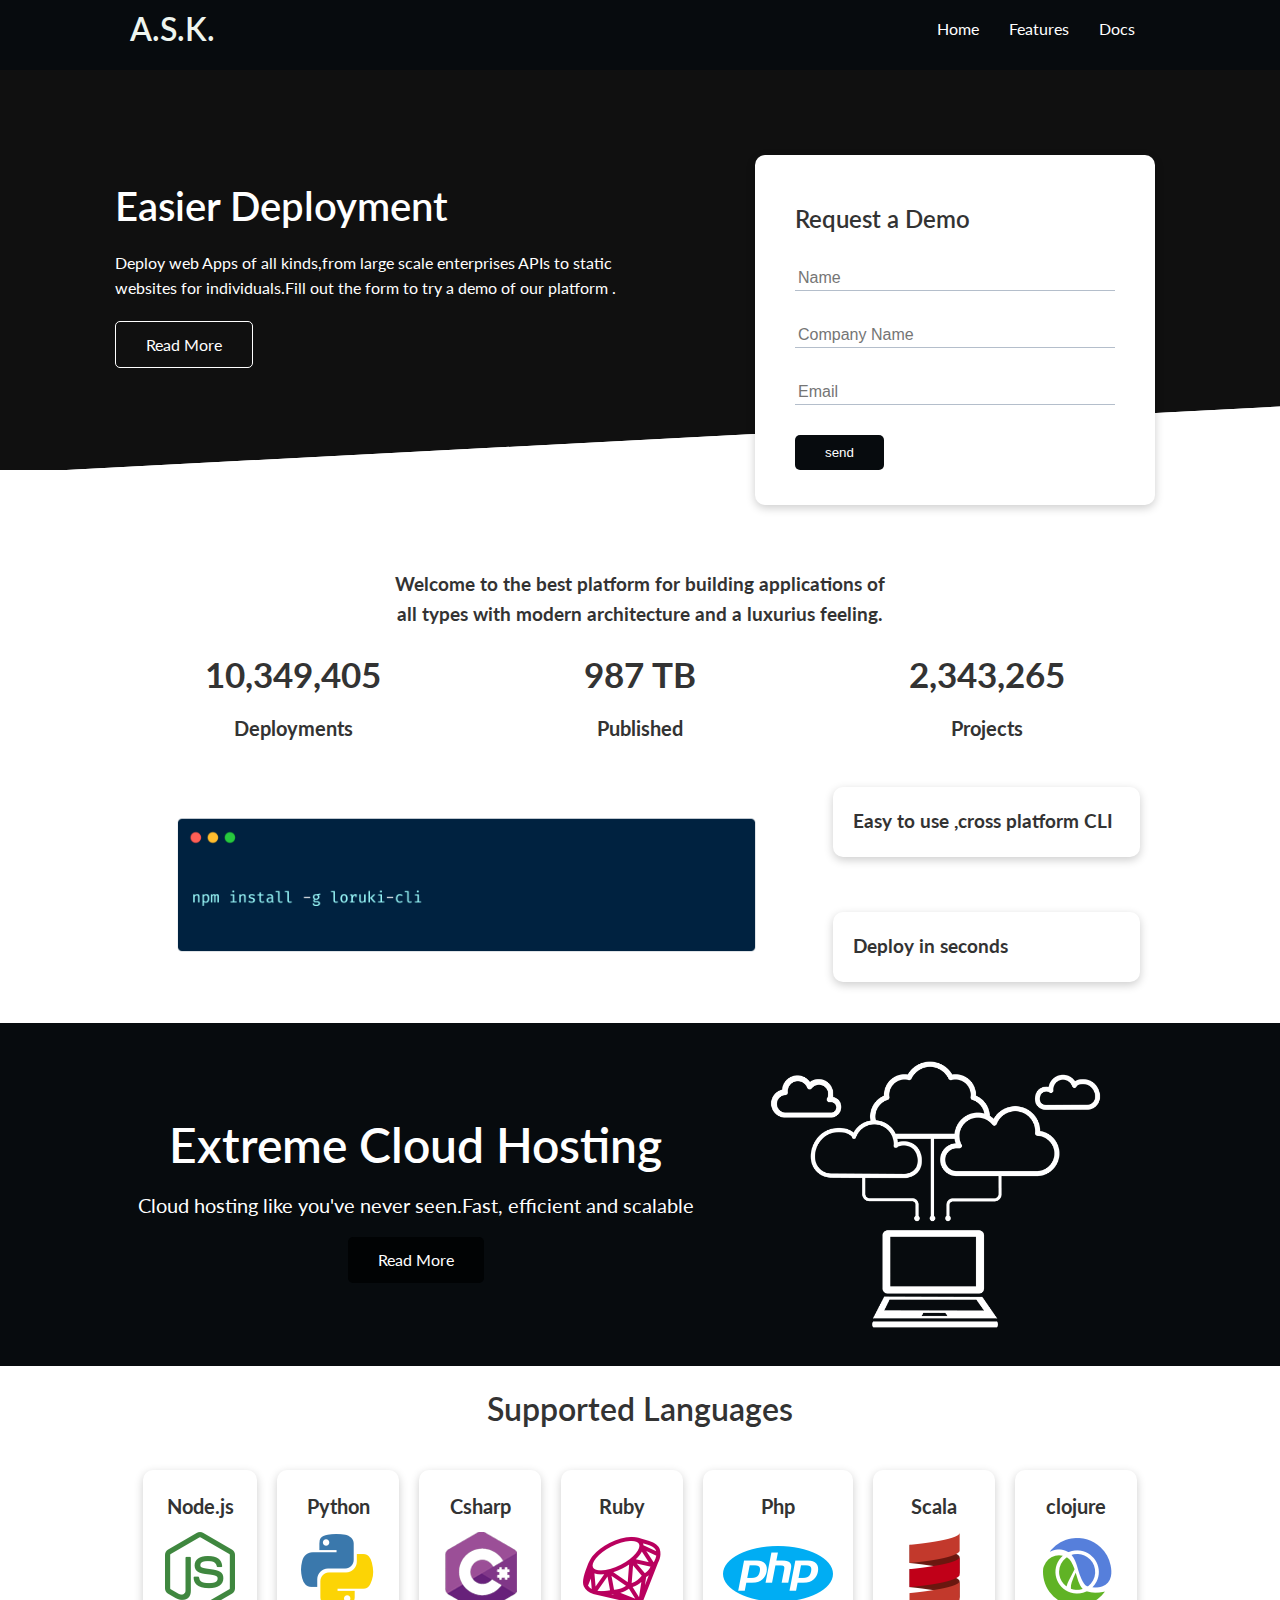
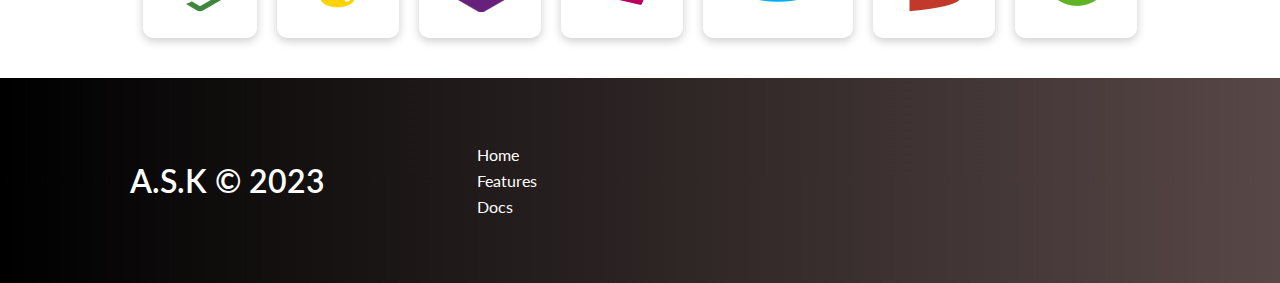
<file: index.html>
<!DOCTYPE html>
<html lang="en">
<head>
    <meta charset="UTF-8">
    <meta name="viewport" content="width=device-width, initial-scale=1.0">
    <link rel="stylesheet" href="https://cdnjs.cloudflare.com/ajax/libs/font-awesome/6.4.0/css/all.min.css" integrity="sha512-iecdLmaskl7CVkqkXNQ/ZH/XLlvWZOJyj7Yy7tcenmpD1ypASozpmT/E0iPtmFIB46ZmdtAc9eNBvH0H/ZpiBw==" crossorigin="anonymous" referrerpolicy="no-referrer" />
    <title>A.S.K hosting website</title>
    <link rel="stylesheet" href="css/utilities.css ">
    <link rel="stylesheet" href="css/style.css ">
</head>
<body>
    <div class="navbar">
        <div class="container flex">
            <h1 class="logo">A.S.K.</h1>
            <nav>
                <ul>
                    <li> <a href="index.html">Home</a> </li>
                    <li> <a href="features.html">Features</a> </li>
                    <li> <a href="docs.html">Docs</a>  </li>
                </ul>
            </nav>
        </div>
    </div>
    <section class="showcase">
        <div class="container grid">
            <div class="showcase-text">
                <h1>Easier Deployment</h1>
                <p>Deploy web Apps of all kinds,from large scale enterprises APIs to static websites for individuals.Fill out the form to try a demo of our platform .</p>
                <a href="features.html" class="btn btn-outline"> Read More</a>
            </div>
             <div class="showcase-form card">
                <h2>Request a Demo</h2>
                <form> 
                    <div class="form-control">
                        <input type="text" name="name" placeholder="Name" required>
                    </div>
                    <div class="form-control">
                        <input type="text" name="company" placeholder="Company Name" required>
                    </div>
                    <div class="form-control">
                        <input type="text" name="email" placeholder="Email" required>
                    </div>
                    <input type="submit" value="send" class="btn btn-primary">
                </form>
             </div>
        </div>
    </section>
    <section class="stats">
        <div class="container">
            <h3 class="stats-heading text-center my-1">
                Welcome to the best platform for building applications of all types with modern architecture and a luxurius feeling. 
            </h3>
            <div class=" grid grid-3 text-center my-1 ">
                <div>
                    <i class="fas fa-server fa-3x"></i>
                    <h3> 10,349,405</h3>
                    <p class="text-secondary"> Deployments</p>

                </div>
                <div> 
                    <i class="fas fa-upload fa-3x"></i>
                    <h3>987 TB</h3>
                    <p class="text-secondary">Published</p>
                </div>
                <div>
                    <i class="fas fa-project-diagram fa-3x"></i>
                    <h3> 2,343,265</h3>
                    <p class="text-secondary"> Projects</p>
                </div>
                
            </div>
        </div>
    </section>
    <section class="cli">
        <div class="container grid">
            <img src="/images/cli.png" alt="">
            <div class="card">
                <h3> Easy to use ,cross platform CLI</h3>
            </div>
            <div class="card">
                <h3> Deploy in seconds</h3>
            </div>
        </div>
    </section>
    <section class="cloud bg-primary my-2 py-2">
        <div class="container grid">
            <div class="text-center">
                <h2 class="lg"> Extreme Cloud Hosting</h2>
                <p class="lead my-1">Cloud hosting like you've never seen.Fast, efficient and scalable
                </p>
                <a href="feature.html" class="btn btn-dark">
                    Read More
                </a>
            </div>
            <img src="images/cloud.png" alt="">
        </div>
    </section>
    <section class="languages">
        <h2 class="md text-center my-2">
            Supported Languages
        </h2>
        <div class="container flex">
            <div class="card">
                <h4>Node.js</h4>
                <img src="/images/logos/node.png" alt="">
            </div>
            <div class="card">
                <h4>Python</h4>
                <img src="/images/logos/python.png" alt="">
            </div>
            <div class="card">
                <h4>Csharp</h4>
                <img src="/images/logos/csharp.png" alt="">
            </div>
            <div class="card">
                <h4>Ruby</h4>
                <img src="/images/logos/ruby.png" alt="">
            </div>
            <div class="card">
                <h4>Php</h4>
                <img src="/images/logos/php.png" alt="">
            </div>
            <div class="card">
                <h4>Scala</h4>
                <img src="/images/logos/scala.png" alt="">
            </div>
            <div class="card">
                <h4>clojure</h4>
                <img src="/images/logos/clojure.png" alt="">
            </div>
        </div>
    </section>
    <footer class="footer bg-dark py-5">
        <div class="container grid grid-3">
            <div>
                <h1>A.S.K &copy; 2023</h1>
            </div>
            <nav>
                <ul>
                    <li> <a href="index.html">Home</a> </li>
                    <li> <a href="features.html">Features</a> </li>
                    <li> <a href="docs.html">Docs</a>  </li>
                </ul>
            </nav>
            <div class="social">
            <a href="#"> <i class="fab fa-github fa-2x"></i> </a>
            <a href="#"> <i class="fab fa-facebook fa-2x"></i> </a>
            <a href="#"> <i class="fab fa-intagram fa-2x"></i> </a>
            <a href="#"> <i class="fab fa-twitter fa-2x"></i> </a>
            </div>
        </div>
    </footer>
</body>
</html>
</file>
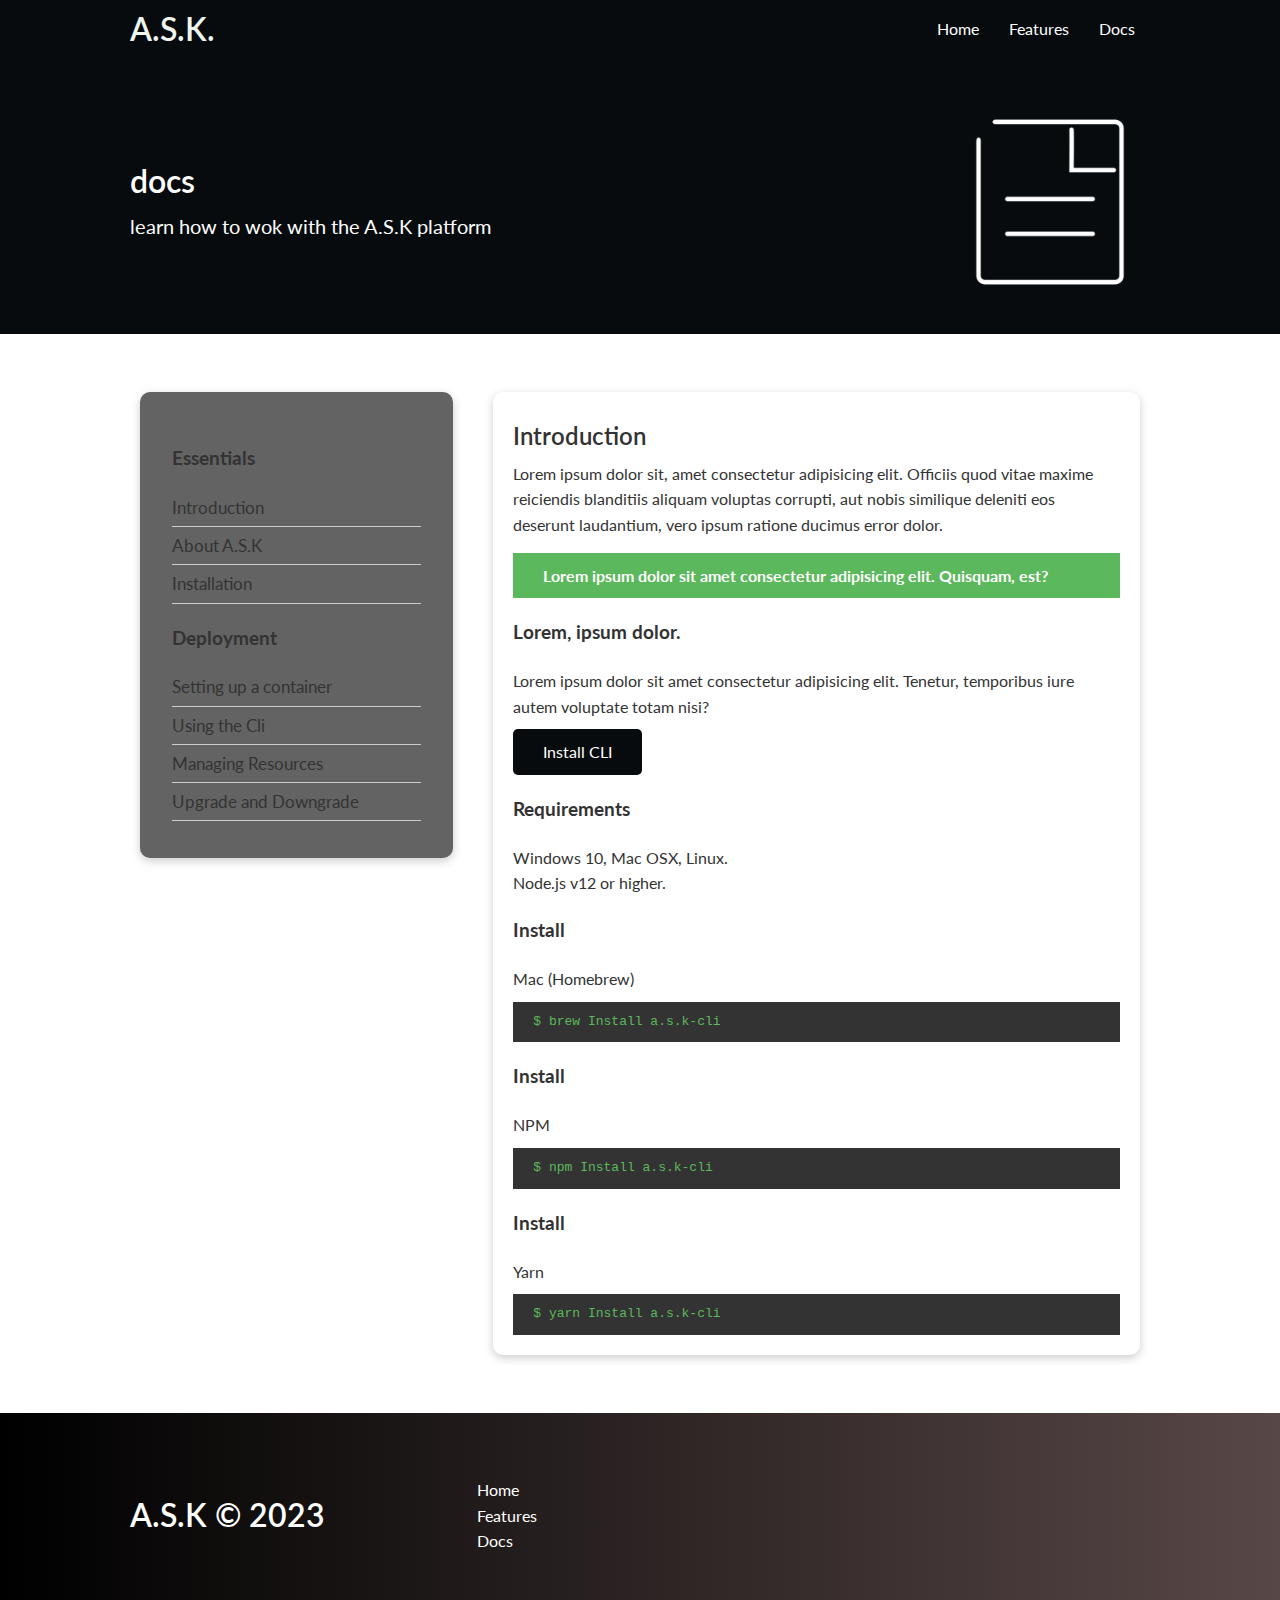
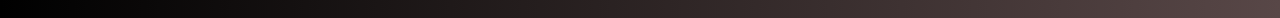
<file: docs.html>
<!DOCTYPE html>
<html lang="en">
  <head>
    <meta charset="UTF-8" />
    <meta name="viewport" content="width=device-width, initial-scale=1.0" />
    <link
      rel="stylesheet"
      href="https://cdnjs.cloudflare.com/ajax/libs/font-awesome/6.4.0/css/all.min.css"
      integrity="sha512-iecdLmaskl7CVkqkXNQ/ZH/XLlvWZOJyj7Yy7tcenmpD1ypASozpmT/E0iPtmFIB46ZmdtAc9eNBvH0H/ZpiBw=="
      crossorigin="anonymous"
      referrerpolicy="no-referrer"
    />
    <title>Jacob | cloud Hosting For Everyone</title>
    <link rel="stylesheet" href="/css/utilities.css " />
    <link rel="stylesheet" href="/css/style.css " />
  </head>
  <body>
    <!-- Navbar -->
    <div class="navbar">
      <div class="container flex">
        <h1 class="logo">A.S.K.</h1>
        <nav>
          <ul>
            <li><a href="index.html">Home</a></li>
            <li><a href="features.html">Features</a></li>
            <li><a href="docs.html">Docs</a></li>
          </ul>
        </nav>
      </div>
    </div>
    <!-- Head Area -->
    <section class="docs-head bg-primary py-3">
      <div class="container grid">
        <div>
          <h1 class="xl">docs</h1>
          <p class="lead">learn how to wok with the A.S.K platform</p>
        </div>
        <img src="/images/docs.png" alt="" />
      </div>
    </section>
    <!-- Docs main -->

    <section class="docs-main my-4">
        <div class="container grid">
            <div class="card bg-light p-3">
                <h3 class="my-2">Essentials</h3>
                <nav>
                    <ul>
                        <li><a href="#">Introduction</a></li>
                        <li><a href="#">About A.S.K</a></li>
                        <li><a href="#">Installation</a></li>
                    </ul>
                </nav>
                <h3 class="my-2"> Deployment</h3>
                <nav>
                    <ul>
                        <li><a href="#">Setting up a container</a></li>
                        <li><a href="#">Using the Cli</a></li>
                        <li><a href="#">Managing Resources</a></li>
                        <li><a href="#">Upgrade and Downgrade</a></li>
                    </ul>
                </nav>
            </div>
            <div class="card">
                <h2>Introduction</h2>
                <p>Lorem ipsum dolor sit, amet consectetur adipisicing elit. Officiis quod vitae maxime reiciendis blanditiis aliquam voluptas corrupti, aut nobis similique deleniti eos deserunt laudantium, vero ipsum ratione ducimus error dolor.</p>
                <div class="alert alert-success">
                    <i class="fas fa-info"></i>Lorem ipsum dolor sit amet consectetur adipisicing elit. Quisquam, est?
                </div>
                <h3>Lorem, ipsum dolor.</h3>
                <p>Lorem ipsum dolor sit amet consectetur adipisicing elit. Tenetur, temporibus iure autem voluptate totam nisi?</p>
                <a href="#" class="btn btn-primary">Install CLI</a>
                <h3>Requirements</h3>
                <ul>
                    <li>Windows 10, Mac OSX, Linux.</li>
                    <li>Node.js v12 or higher.</li>
                </ul>
                <h3>Install</h3>
                <p>Mac (Homebrew)</p>
                <pre><code>$ brew Install a.s.k-cli</code></pre>
                <h3>Install</h3>
                <p>NPM</p>
                <pre><code>$ npm Install a.s.k-cli</code></pre>
                <h3>Install</h3>
                <p>Yarn</p>
                <pre><code>$ yarn Install a.s.k-cli</code></pre>
            </div>
        </div>
    </section>
    <!-- Footer -->
    <footer class="footer bg-dark py-5">
      <div class="container grid grid-3">
        <div>
          <h1>A.S.K &copy; 2023</h1>
        </div>
        <nav>
          <ul>
            <li><a href="index.html">Home</a></li>
            <li><a href="features.html">Features</a></li>
            <li><a href="docs.html">Docs</a></li>
          </ul>
        </nav>
        <div class="social">
          <a href="#"> <i class="fab fa-github fa-2x"></i> </a>
          <a href="#"> <i class="fab fa-facebook fa-2x"></i> </a>
          <a href="#"> <i class="fab fa-intagram fa-2x"></i> </a>
          <a href="#"> <i class="fab fa-twitter fa-2x"></i> </a>
        </div>
      </div>
    </footer>
  </body>
</html>
</file>
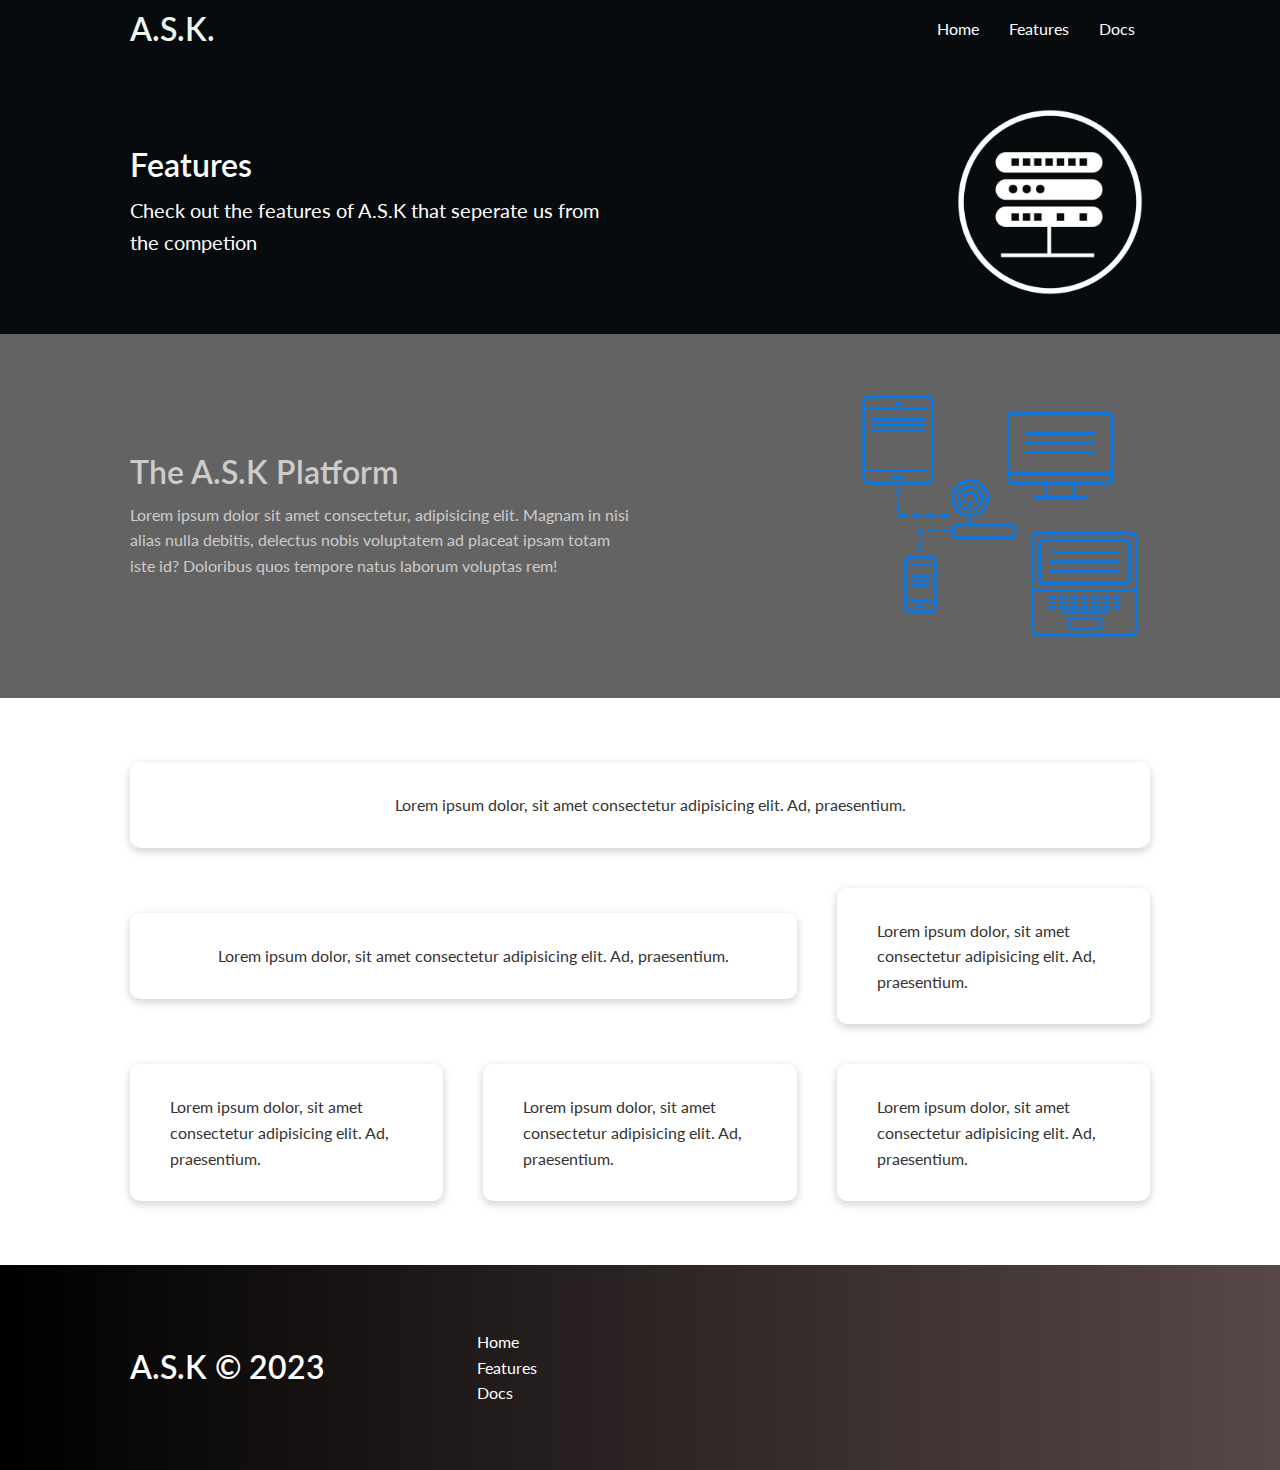
<file: features.html>
<!DOCTYPE html>
<html lang="en">
<head>
    <meta charset="UTF-8">
    <meta name="viewport" content="width=device-width, initial-scale=1.0">
    <link rel="stylesheet" href="https://cdnjs.cloudflare.com/ajax/libs/font-awesome/6.4.0/css/all.min.css" integrity="sha512-iecdLmaskl7CVkqkXNQ/ZH/XLlvWZOJyj7Yy7tcenmpD1ypASozpmT/E0iPtmFIB46ZmdtAc9eNBvH0H/ZpiBw==" crossorigin="anonymous" referrerpolicy="no-referrer" />
    <title>Jacob | cloud Hosting For Everyone</title>
    <link rel="stylesheet" href="/css/utilities.css ">
    <link rel="stylesheet" href="/css/style.css ">
</head>
<body>
    <!-- Navbar -->
    <div class="navbar">
        <div class="container flex">
            <h1 class="logo">A.S.K.</h1>
            <nav>
                <ul>
                    <li> <a href="index.html">Home</a> </li>
                    <li> <a href="features.html">Features</a> </li>
                    <li> <a href="docs.html">Docs</a>  </li>
                </ul>
            </nav>
        </div>
    </div>
    <!-- Head Area -->
        <section class="features-head bg-primary py-3">
            <div class="container grid">
                <div>
                    <h1 class="xl">Features</h1>
                    <p class="lead">
                        Check out the features of A.S.K that seperate us from the competion
                    </p>
                </div>
                <img src="/images/server.png" alt="">
            </div>
        </section>

        <!-- Sub head -->
        <section class="features-sub-head bg-light py-3">
            <div class="container grid">
                <div>
                    <h1 class="md">The A.S.K Platform</h1>
                    <p>
                        Lorem ipsum dolor sit amet consectetur, adipisicing elit. Magnam in nisi alias nulla debitis, delectus nobis voluptatem ad placeat ipsam totam iste id? Doloribus quos tempore natus laborum voluptas rem!
                    </p>
                </div>
                <img src="/images/server2.png" alt="">
            </div>
        </section>
        <section class="features-main my-2 ">
            <div class="container grid grid-3">
               <div class="card flex">
                <i class="fas fa-server fa-3x"></i>
                <p>Lorem ipsum dolor, sit amet consectetur adipisicing elit. Ad, praesentium.</p>
               </div> 
               <div class="card flex">
                <i class="fas fa-database fa-3x"></i>
                <p>Lorem ipsum dolor, sit amet consectetur adipisicing elit. Ad, praesentium.</p>
               </div> 
               <div class="card flex">
                <i class="fas fa-power-off fa-3x"></i>
                <p>Lorem ipsum dolor, sit amet consectetur adipisicing elit. Ad, praesentium.</p>
               </div> 
               <div class="card flex">
                <i class="fas fa-server fa-3x"></i>
                <p>Lorem ipsum dolor, sit amet consectetur adipisicing elit. Ad, praesentium.</p>
               </div> 
               <div class="card flex">
                <i class="fas fa-laptop-code fa-3x"></i>
                <p>Lorem ipsum dolor, sit amet consectetur adipisicing elit. Ad, praesentium.</p>
               </div> 
               <div class="card flex">
                <i class="fas fa-server fa-3x"></i>
                <p>Lorem ipsum dolor, sit amet consectetur adipisicing elit. Ad, praesentium.</p>
               </div> 
            </div>
        </section>

    <!-- Footer -->
    <footer class="footer bg-dark py-5">
        <div class="container grid grid-3">
            <div>
                <h1>A.S.K &copy; 2023</h1>
            </div>
            <nav>
                <ul>
                    <li> <a href="index.html">Home</a> </li>
                    <li> <a href="features.html">Features</a> </li>
                    <li> <a href="docs.html">Docs</a>  </li>
                </ul>
            </nav>
            <div class="social">
            <a href="#"> <i class="fab fa-github fa-2x"></i> </a>
            <a href="#"> <i class="fab fa-facebook fa-2x"></i> </a>
            <a href="#"> <i class="fab fa-intagram fa-2x"></i> </a>
            <a href="#"> <i class="fab fa-twitter fa-2x"></i> </a>
            </div>
        </div>
    </footer>

</body>
</html>
</file>
<file: css/utilities.css>
/* || UTILITIES => Classes that we will use all around the webpage*/
.container{
    max-width: 1100px;
    margin: 0 auto;
    overflow: auto;
    padding:  0 40px;   
}
.card{
    background-color: #fff;
    border-radius: 10px;
    box-shadow: 0 3px 10px rgba(0,0,0, 0.2);
    padding: 20px;
    margin: 10px;
    color: #333;
}
.btn{
    display: inline-block;
    padding: 10px 30px;
    cursor: pointer;
    background-color: var(--primary-color);
    color: #fff;
    border: none;
    border-radius: 5px;
}
.btn-outline{
    background-color: transparent;
    border: 1px white solid;
}
.btn:hover{
    transform: scale(0.98);
}
/* Background & Coloured buttons */
.bg-primary, .btn-primary{
    background-color: var(--primary-color);
    color: #fff;
}
.bg-secondary, .btn-secondary{
    background-color: var(--secondary-color);
    color: #fff;
}
.bg-dark, .btn-dark{
    background-color: var(--dark-color);
    color: #fff;
}
.bg-light, .btn-light{
    background-color: var(--light-color);
    color: #333;
}
.bg-dark, .btn-dark{
    background-color: var(--dark-color);
    color: #fff;
}
.bg-primary a, 
.btn-primary a,
.bg-secondary a,
.btn-secondary a,
.bg-dark a,
.btn-dark a{
    color: #fff;
}
/* Text sizes */
.lead{
    font-size: 20px;
}
.sm{
    font-size: 1rem;
}
.md{
    font-size: 2rem;
}
.lg{
    font-size: 3rem;
}
.text-center{
    text-align: center;
}

/* Alert */
.alert{
    background-color: var(--light-color);
    padding: 10px 20px;
    font-weight: bold;
    margin: 15px 0; 
}
.alert i{
    margin-right: 10px;
}
.alert-success{
    background-color: var(--success-color);
    color: white;
}

.flex{
    display: flex;
    justify-content: center;
    align-items: center;
}
.grid{
    display: grid;
    grid-template-columns: repeat(2, 1fr);
    gap: 20px;
    justify-content: center;
    align-items: center;
    height: 100%;
}
.grid-3 {
    grid-template-columns: repeat(3, 1fr);

}


/*  Margin */ 
.my-1{
    margin: 1rem 0;
}
.my-2{
    margin: 1.5rem 0;
}
.my-3{
    margin: 2rem 0;
}
.my-4{
    margin: 3rem 0;
}
.my-5{
    margin: 4rem 0;
}

.m-1{
    margin: 1rem ;
}
.m-2{
    margin: 1.5rem;
}
.m-3{
    margin: 2rem ;
}
.m-4{
    margin: 3rem ;
}
.m-5{
    margin: 4rem ;
}

 /*Padding */
.py-1{
    padding: 1rem 0;
}
.py-2{
    padding: 1.5rem 0;
}
.py-3{
    padding: 2rem 0;
}
.py-4{
    padding: 3rem 0;
}
.py-5{
    padding: 4rem 0;
}
.p-1{
    padding: 1rem ;
}
.p-2{
    padding: 1.5rem;
}
.p-3{
    padding: 2rem ;
}
.p-4{
    padding: 3rem ;
}
.p-5{
    padding: 4rem ;
}

/*  Cloud */
.cloud .grid{
    grid-template-columns:4fr 3fr ;

}
</file>
<file: css/style.css>
@import url('https://fonts.googleapis.com/css2?family=Lato:wght@300&display=swap');

  :root{
         --primary-color:#070b0e;
         --seconadry-color:#116a765b;
         --dark-color:#010304;
         --light-color:#646363;
         --success-color:#5cb85c;
         --error-color:#ea0f0f;
  }
*{
    box-sizing: border-box;
    padding: 0;
    margin: 0;
}
body{
    font-family: 'Lato', sans-serif ;
    color: #333;
    line-height: 1.6;
}
ul{
    list-style: none;
}
a{
    text-decoration: none;
    color: #333;
}
h1,h2{
    font-weight: 600;
    line-height: 1.2;
    margin: 10px 0;
}
p{
    margin: 10px 0;
}
img{
    width: 100%;
}
code,pre{
    background-color: #333;
    color: #5cb85c;
    padding: 10px;
}
/* || NAVBAR STYLES  */
.navbar{
    background-color:var(--primary-color) ;
    color: rgb(238, 245, 239);
    height:70px ;
    animation: slideInFromTop 0.9s forwards;

}

.navbar ul{
    display: flex;
}
.navbar a{
    color: #fff;
    padding: 10px;
    margin: 0 5px;
}
.navbar a:hover{
     border-bottom: 2px #fff solid;
}
.navbar .flex{
    justify-content: space-between;
}
/*  || SHOWCASE */

.showcase{
    height: 400px;
    background-color:transparent;
    color:#ffffff;
    position: relative;
    background-color: #101010;
}
 .showcase h1{
    font-size: 40px;
 }
 .showcase p{
    margin: 20px 0;
 }
 .showcase .grid{
    overflow: visible;
    grid-template-columns: 55% 45%;
    gap: 30px;
 }
 .showcase-text{
    animation: slideInFromTop 0.9s forwards;
 }
 .showcase-form{
    position: relative;
    top: 60px;
    height: 350px;
    width: 400px;
    padding: 40px;
    z-index: 100;
    justify-self: flex-end;
    animation: slideInFromBottom 1s forwards;
 }
 .showcase-form .form-control{
    margin: 30px 0;
 }
.showcase-form input[type='text'],
.showcase-form input[type='email']{
    border:0 ;
    border-bottom: 1px solid #b4becb  ;
    width: 100%;
    padding: 3px;
    font-size: 16px;
}
.showcase-form input:focus{
    outline: none;
}
.showcase::before,.showcase::after{
    content: '';
    position: absolute;
    height: 100px;
    bottom: -70px;
    right: 0;
    left: 0;
    background-color: #fff;
    transform: skewY(-3deg);
    -webkit-transform: skewY(-3deg);
    -moz-transform: skewY(-3deg);
    -ms-transform: skewY(-3deg);
}
/* Stats */
.stats{
    padding-top: 100px;
    animation: slideInFromLeft 1s forwards;
}
.stats-heading{
    max-width: 500px;
    margin: auto;
}
.stats .grid h3{
    font-size: 35px;
}
 .stats .grid p{
     font-size: 20px;
     font-weight: bold;
} 
/*  Cli */
.cli{
    animation: slideInFromRight 0.9s forwards;
}
.cli .card:hover{
    transform: scale();
}
.cli .grid{
    grid-template-columns: repeat(3, 1fr);
    grid-template-rows: repeat(2, 1fr);

}
.cli .grid > *:first-child{
    grid-column: 1/ span 2 ;
    grid-row: 1/ span 2;
} 

/* Features */
.features-head{
    animation: slideInFromTop 0.9s forwards;
}
.features-sub-head{
    animation: slideInFromRight 0.9s forwards;
    color: #ccc;
}
.features-head img,
.docs-head img{
    width: 200px;
    justify-self: flex-end;
    animation: slideInFromLeft 0.9s forwards;
}
.features-sub-head img{
    width: 300px;
    justify-self: flex-end;
}
.features-main .card > i{
    margin-right: 20px;
}
.features-main .grid{
    padding: 30px;
}
.features-main .grid > *:first-child{
    grid-column: 1 / span 3;
}
.features-main .grid > *:nth-child(2){
    grid-column: 1 / span 2;
}
.features-main .card:hover{
    transform: scale(0.98);
}
/* Docs */
.docs-head{
    animation: slideInFromRight 1s forwards;
}
.docs-main{
    animation: slideInFromBottom 0.9s forwards;

}
.docs-main h3{
    margin: 20px 0;
}


.docs-main .grid{
    grid-template-columns:  1fr 2fr;
    align-items: flex-start;
}
.docs-main nav li{
    font-size: 17px;
    padding-bottom: 5px;
    margin-bottom: 5px;
    border-bottom: 1px #ccc solid;
}
.docs-main a:hover{
    font-weight: bold;
}
/* Languages */
.languages .flex{
    flex-wrap: wrap;
}
.languages .card{
    text-align: center;
    margin: 18px 10px 40px;
    transition: transform 0.3s;
}
.languages .card h4{
    font-size: 20px;
    margin-bottom: 10px;
}
.languages .card:hover{
    transform: translateY(-15px);
}
.footer{
    background-image:linear-gradient(to right, black ,rgb(88, 71, 71) );

}
.footer .social a{
    margin-block: 0 10px;
}
/* Animations */
@keyframes slideInFromLeft{
    0%{
        transform: translate(-100%);
    }
    100%{
        transform: translateX(0);
    }
}
@keyframes slideInFromRight{
    0%{
        transform: translate(100%);
    }
    100%{
        transform: translateX(0);
    }
}
@keyframes slideInFromTop{
    0%{
        transform: translateY(-100%);
    }
    100%{
        transform: translateX(0);
    }
}
@keyframes slideInFromBottom{
    0%{
        transform: translateY(100%);
    }
    100%{
        transform: translateX(0);
    }
}
/* Mobile */
@media (max-width:500px){
    .navbar{
        height:110px;
    }
    .navbar .flex{
        flex-direction: column;
    }
    .navbar ul{
        padding: 10px;
        background-color: rgba(81, 240, 208, 0.3);
        border-radius: 8px;
    }
}

/*  Tablets and under */

@media (max-width: 768px){
     .grid,
     .showcase .grid,
     .stats .grid,
     .cli .grid,
     .cloud .grid ,
     .features-main .grid,
     .docs-main .grid{
        grid-template-columns: 1fr;
        grid-template-rows: 1fr;
     } 
     .showcase{
        height: auto ;
     }
     .showcase-text{
        text-align: center;
        margin-top: 40px;
     }
     .showcase-form{
        justify-self: center;
     }
     .cli .grid > *:first-child{
        grid-column: 1;
        grid-row: 1;
    } 
    .features-head,
    .features-sub-head,
    .docs-head{
        text-align: center;
    }
    .features-head img,
    .features-sub-head img,
    .docs-head img{
       justify-self: center;
    }
    .features-main .grid > *:first-child,
    .features-main .grid > *:nth-child(2){
        grid-column: 1;
    }

}
</file>
